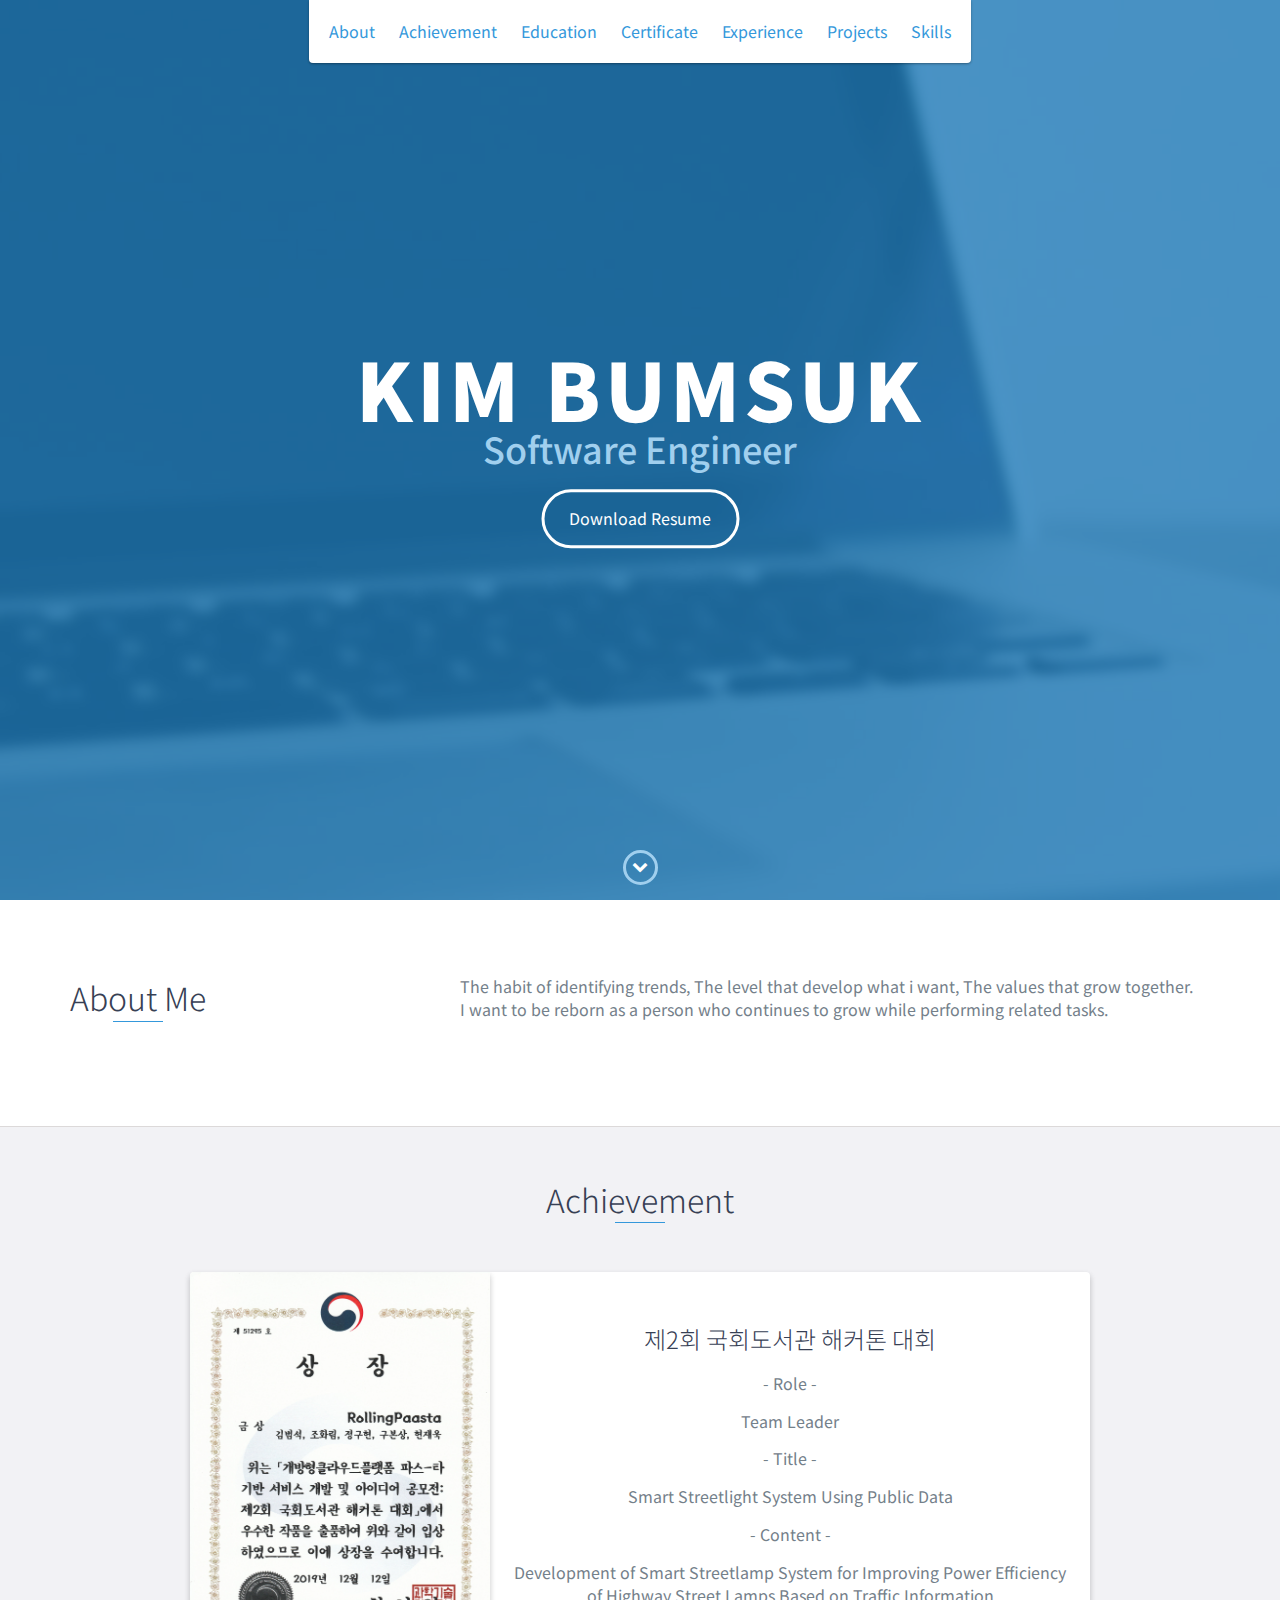
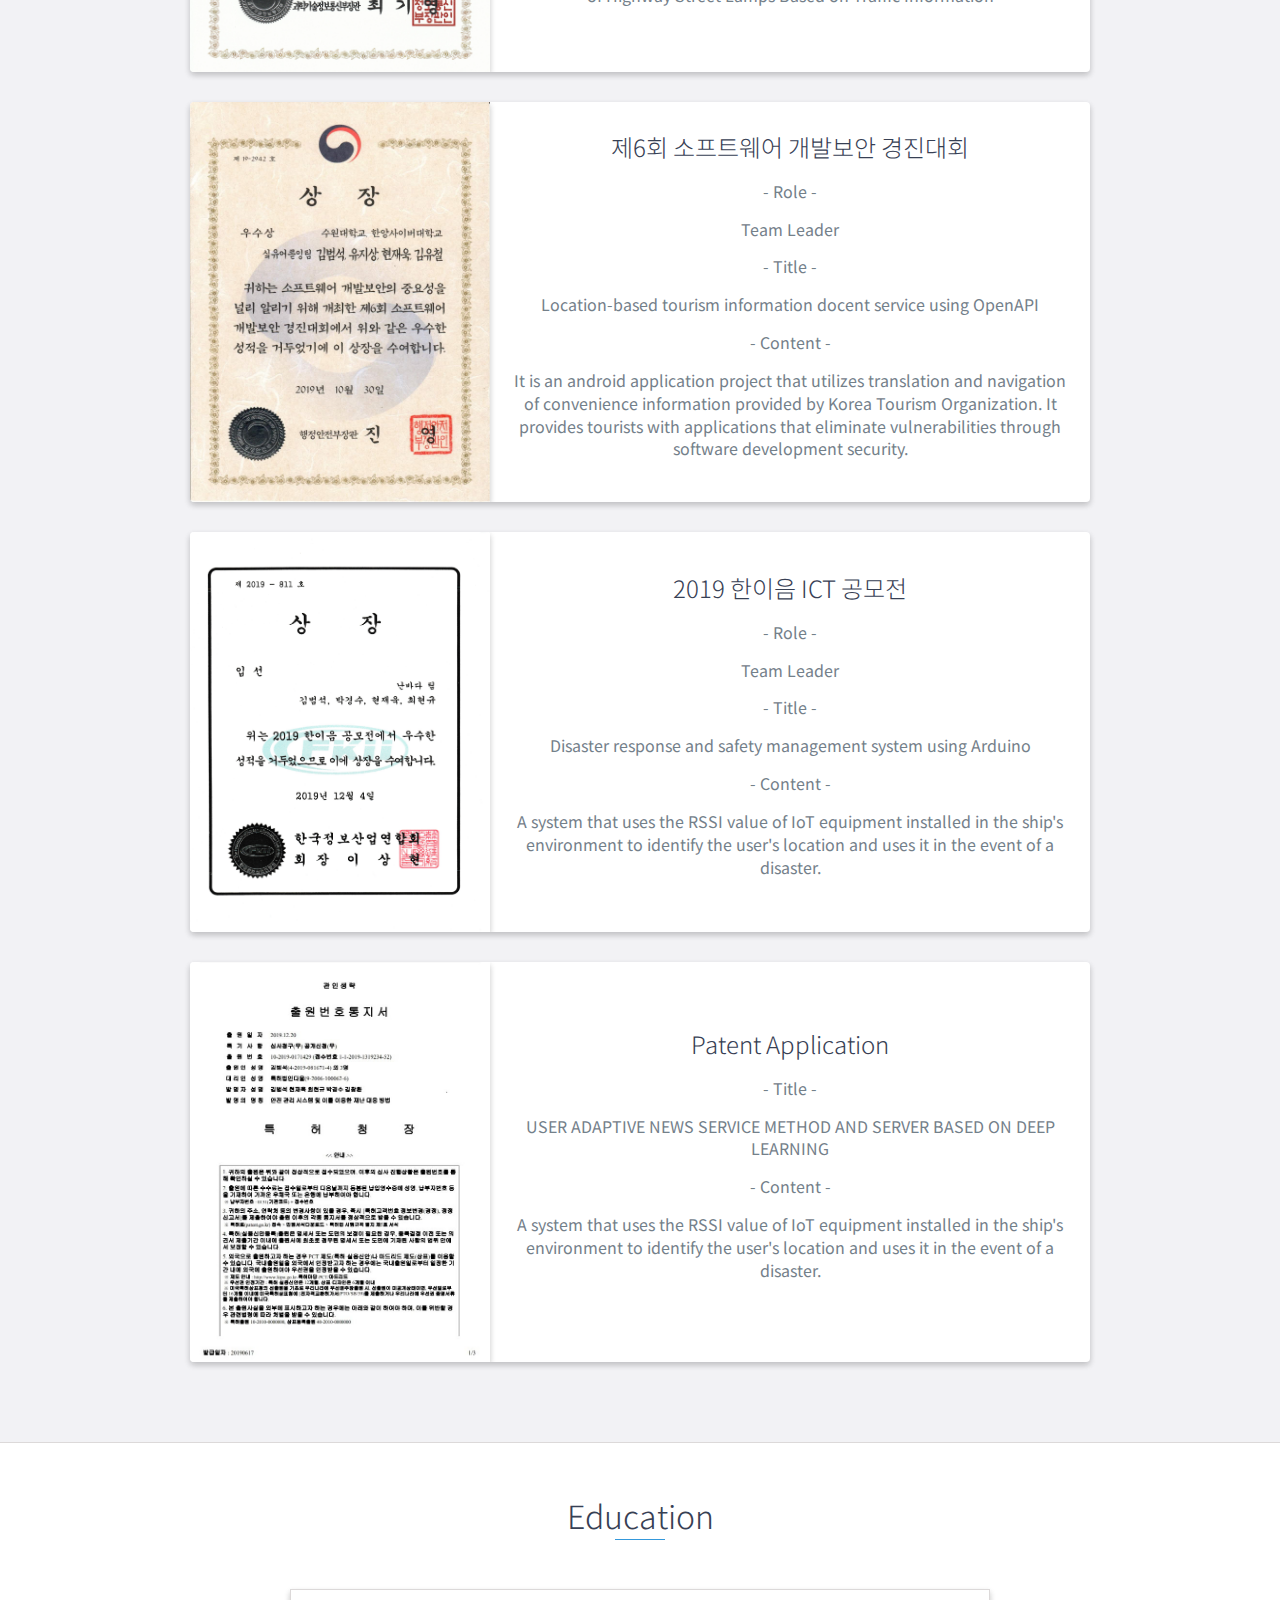
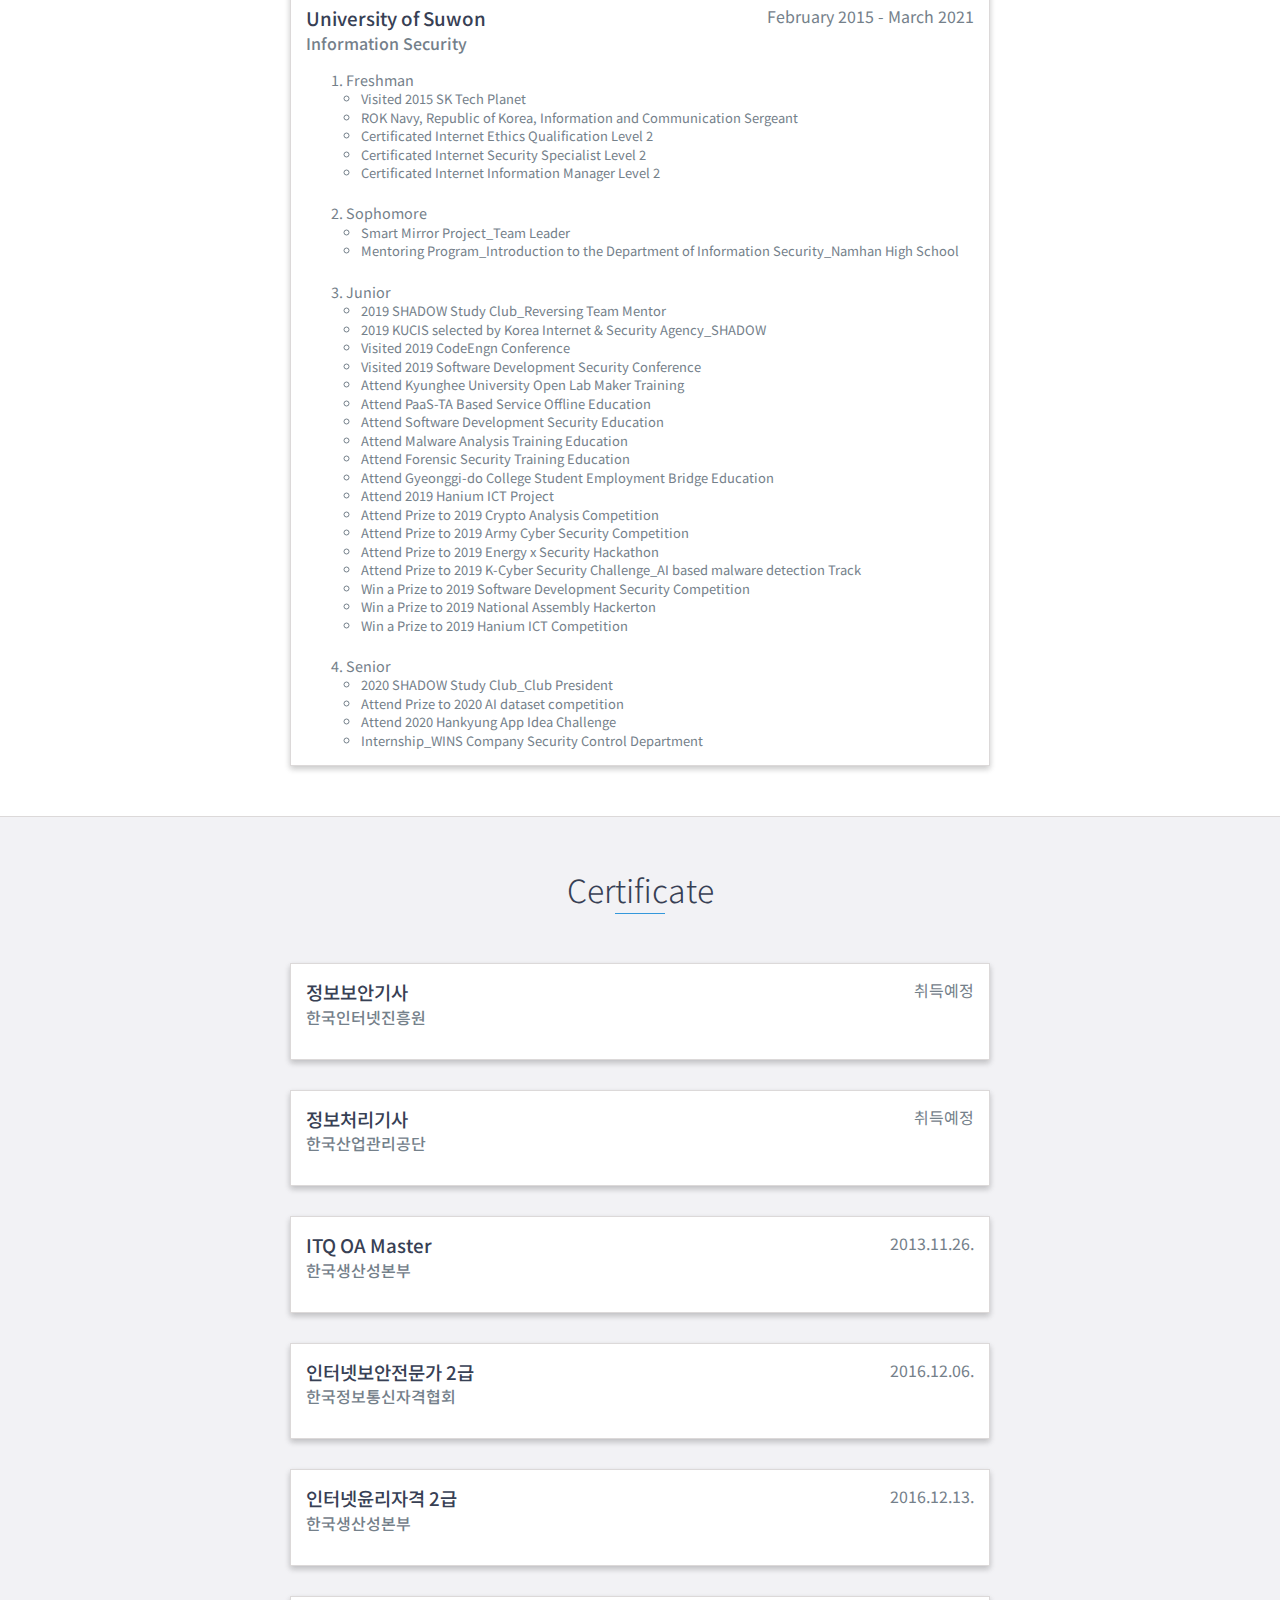
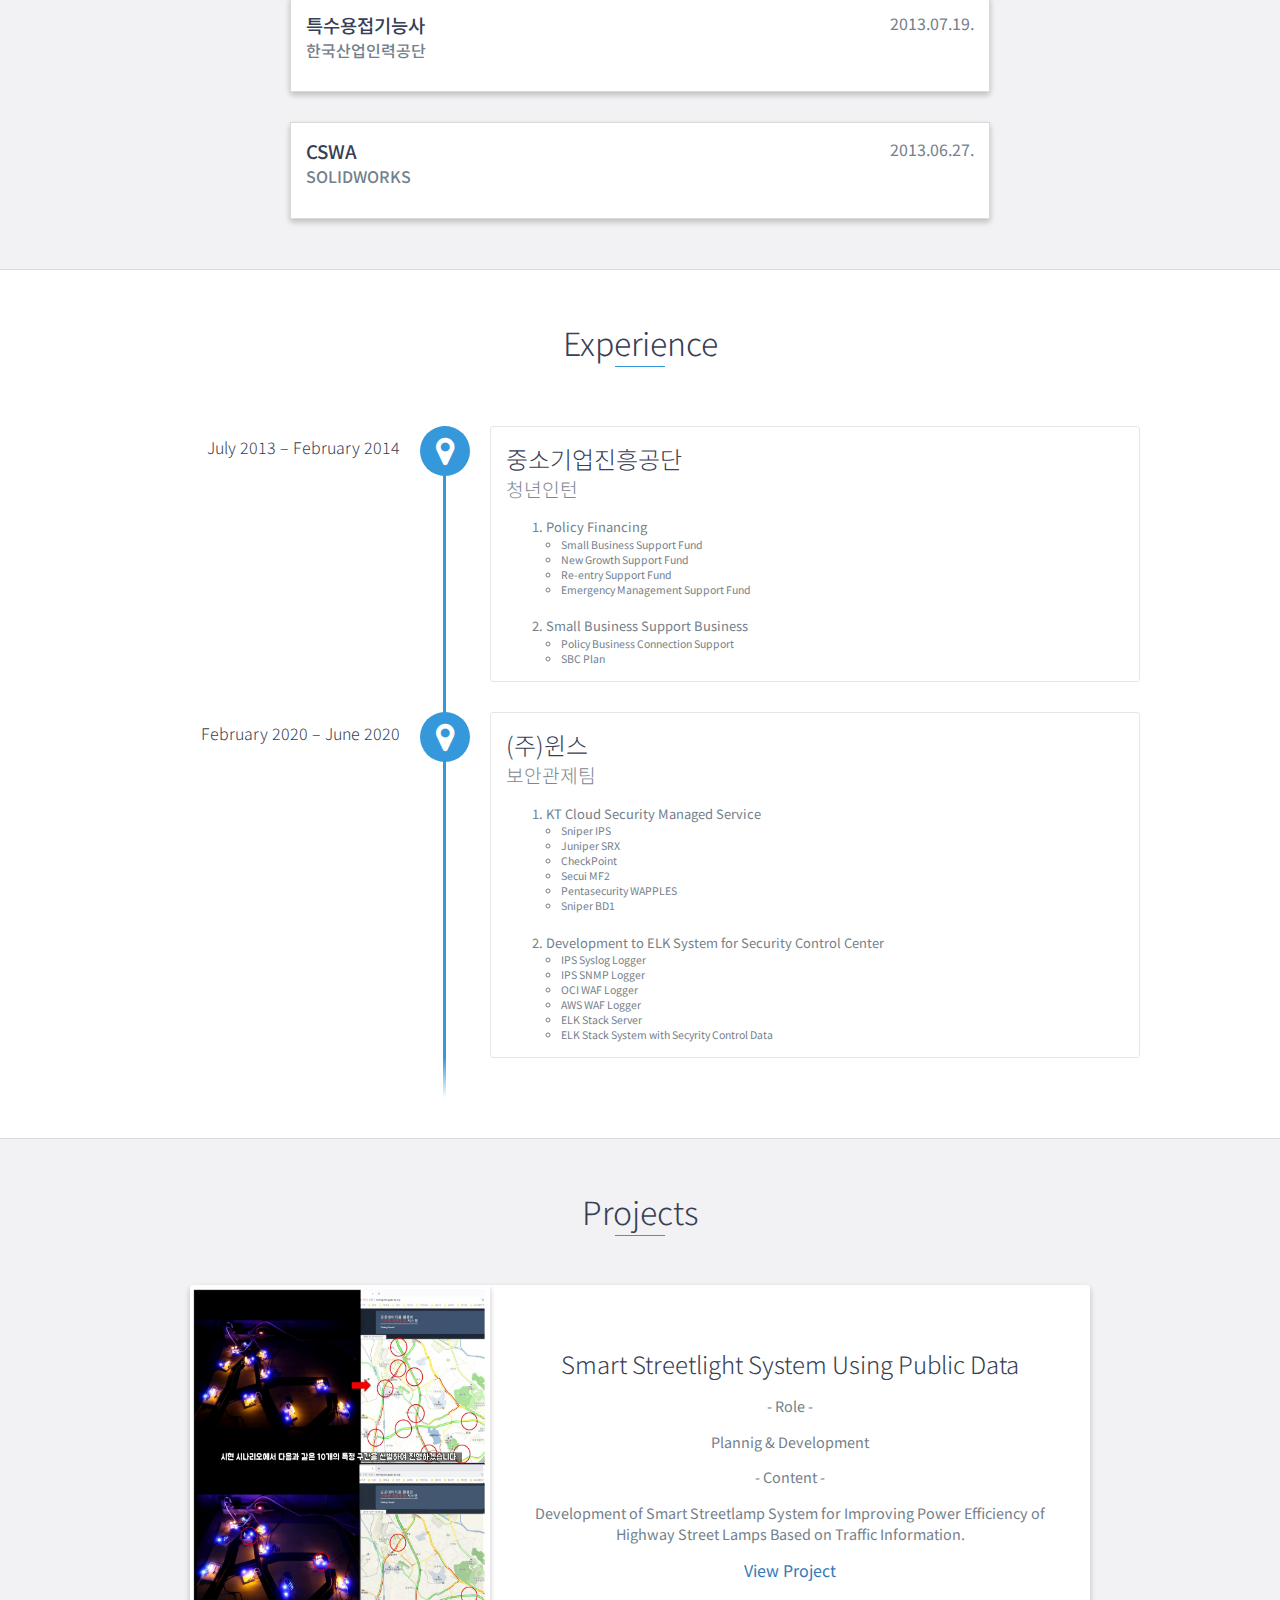
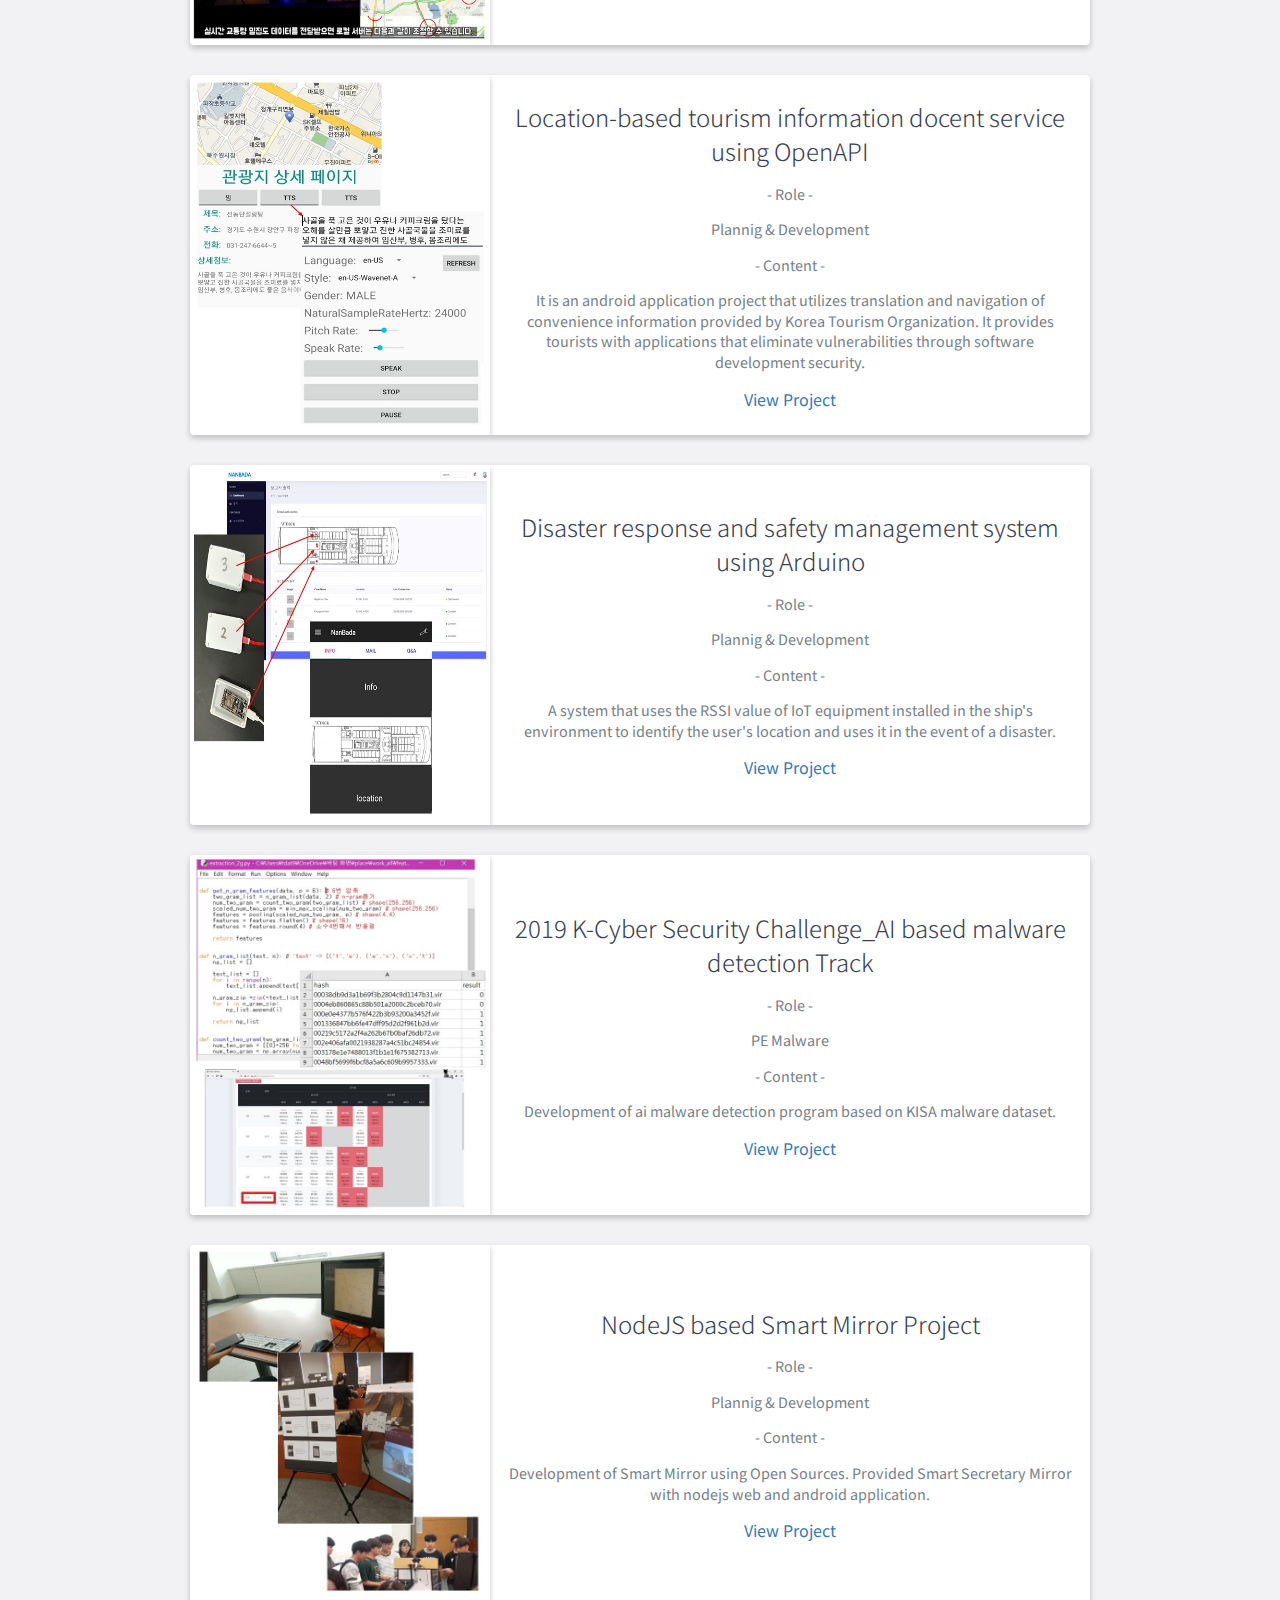
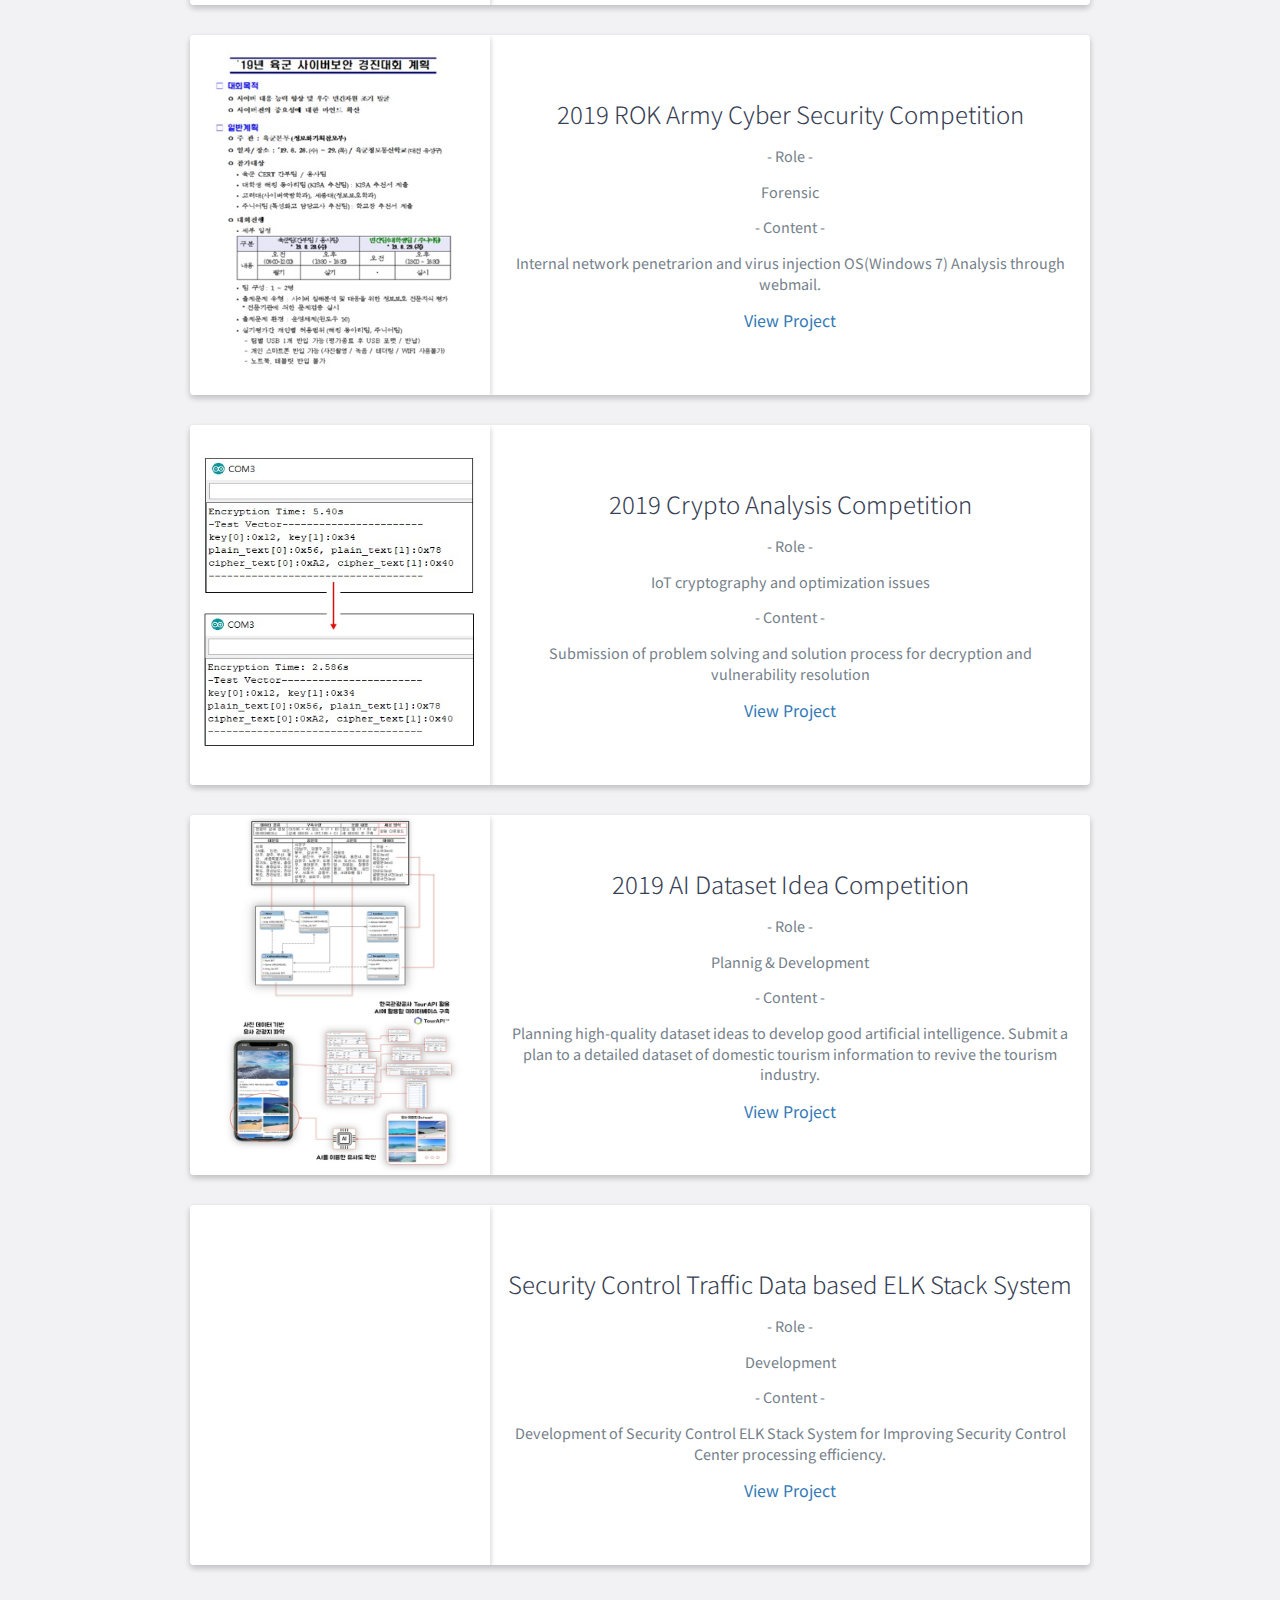
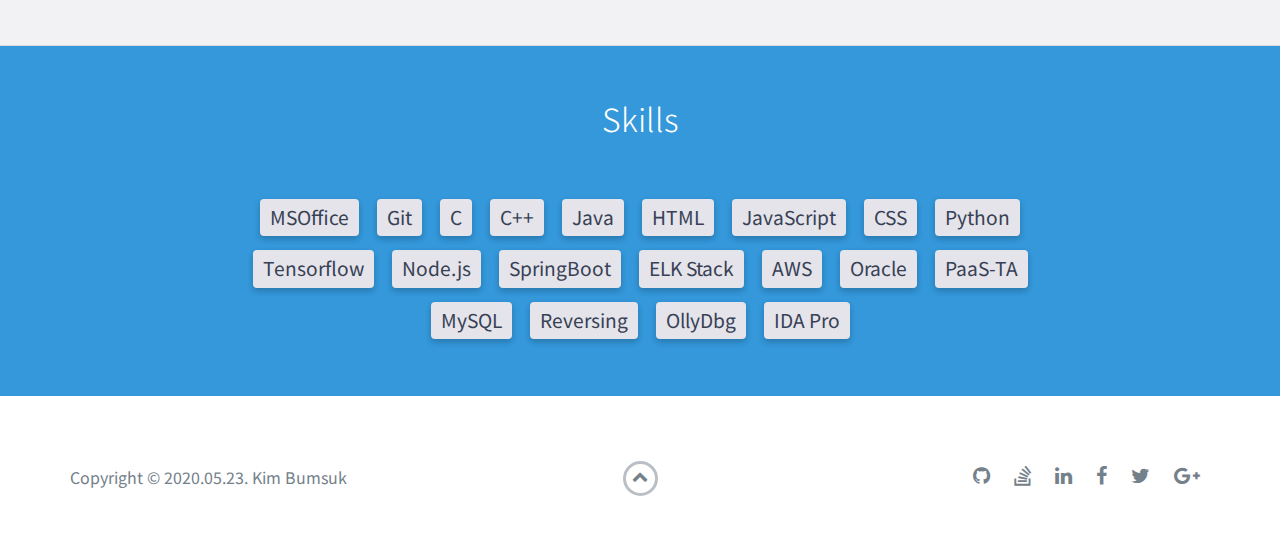
<file: index.html>
<!DOCTYPE html>
<html class="no-js" lang="en">

<head>
    <meta charset="utf-8">
    <meta http-equiv="X-UA-Compatible" content="IE=edge">
    <meta name="viewport" content="width=device-width, initial-scale=1">
    <title>Kim Bumsuk Portfolio</title>
	<link rel="shortcut icon" href="favicon.ico" type="image/x-icon">
	<link rel="icon" href="favicon.ico" type="image/x-icon">
    <link href="https://fonts.googleapis.com/css2?family=Noto+Sans+KR:wght@300;400;700;900&display=swap" rel="stylesheet">
    <link rel="stylesheet" href="libs/font-awesome/css/font-awesome.min.css">
    <link href="css/bootstrap.min.css" rel="stylesheet">
    <link href="css/styles.css" rel="stylesheet">
</head>

<body>
    <div id="mobile-menu-open" class="shadow-large">
        <i class="fa fa-bars" aria-hidden="true"></i>
    </div>
    <!-- End #mobile-menu-toggle -->
    <header>
        <div id="mobile-menu-close">
            <span>Close</span> <i class="fa fa-times" aria-hidden="true"></i>
        </div>
        <ul id="menu" class="shadow">
            <li>
                <a href="#about">About</a>
            </li>
            <li>
                <a href="#achievement">Achievement</a>
            </li>
            <li>
                <a href="#education">Education</a>
            </li>
            <li>
                <a href="#certificate">Certificate</a>
            </li>
            <li>
                <a href="#experience">Experience</a>
            </li>
            <li>
                <a href="#projects">Projects</a>
            </li>
            <li>
                <a href="#skills">Skills</a>
            </li>
        </ul>
    </header>
    <!-- End header -->

    <div id="lead">
        <div id="lead-content">
            <h1>Kim Bumsuk</h1>
            <h2>Software Engineer</h2>
            <a href="#" class="btn-rounded-white">Download Resume</a>
        </div>
        <!-- End #lead-content -->

        <div id="lead-overlay"></div>

        <div id="lead-down">
            <span>
                <i class="fa fa-chevron-down" aria-hidden="true"></i>
            </span>
        </div>
        <!-- End #lead-down -->
    </div>
    <!-- End #lead -->

    <div id="about">
        <div class="container">
            <div class="row">
                <div class="col-md-4">
                    <h2 class="heading">About Me</h2>
                </div>
                <div class="col-md-8">
                    <p>
                        The habit of identifying trends, The level that develop what i want, The values that grow together.
                    </p>
                    <p>
                        I want to be reborn as a person who continues to grow while performing related tasks.
                    </p>
                </div>
            </div>
        </div>
    </div>
    <!-- End #about -->

    <div id="achievement" class="background-alt">
        <h2 class="heading">Achievement</h2>
        <div class="container">
            <div class="row">
                <div class="achievement shadow-large">
                    <img class="achievement-image shadow-large" src="images/achievement/과학기술정보통신부장관상.jpg" />
                    <div class="achievement-info">
                        <h3>제2회 국회도서관 해커톤 대회</h3>
                        <p>- Role -</p> 
                        <p>
                            Team Leader
                        </p>
                        <p>- Title -</p> 
                        <p>
                            Smart Streetlight System Using Public Data
                        </p>
                        <p>- Content -</p> 
                        <p>
                            Development of Smart Streetlamp System for Improving Power Efficiency of Highway Street Lamps Based on Traffic Information
                        </p>
                    </div>
                    <!-- End .achievement-info -->
                </div>
                <!-- End .achievement -->

                <div class="achievement shadow-large">
                    <img class="achievement-image shadow-large" src="images/achievement/행정안전부장관상.png" />
                    <div class="achievement-info">
                        <h3>제6회 소프트웨어 개발보안 경진대회</h3>
                        <p>- Role -</p> 
                        <p>
                            Team Leader
                        </p>
                        <p>- Title -</p> 
                        <p>
                            Location-based tourism information docent service using OpenAPI
                        </p>
                        <p>- Content -</p> 
                        <p>
                            It is an android application project that utilizes translation and navigation of convenience information provided by Korea Tourism Organization. It provides tourists with applications that eliminate vulnerabilities through software development security.
                        </p>
                    </div>
                    <!-- End .achievement-info -->
                </div>
                <!-- End .achievement -->

                <div class="achievement shadow-large">
                    <img class="achievement-image shadow-large" src="images/achievement/한국정보산업연합회장상.jpg" />
                    <div class="achievement-info">
                        <h3>2019 한이음 ICT 공모전</h3>
                        <p>- Role -</p> 
                        <p>
                            Team Leader
                        </p>
                        <p>- Title -</p> 
                        <p>
                            Disaster response and safety management system using Arduino
                        </p>
                        <p>- Content -</p> 
                        <p>
                            A system that uses the RSSI value of IoT equipment installed in the ship's environment to identify the user's location and uses it in the event of a disaster.
                        </p>
                    </div>
                    <!-- End .achievement-info -->
                </div>
                <!-- End .achievement -->

                <div class="achievement shadow-large">
                    <img class="achievement-image shadow-large" src="images/achievement/특허.jpg" />
                    <div class="achievement-info">
                        <h3>Patent Application</h3>
                        <p>- Title -</p> 
                        <p>
                            USER ADAPTIVE NEWS SERVICE METHOD AND SERVER BASED ON DEEP LEARNING
                        </p>
                        <p>- Content -</p> 
                        <p>
                            A system that uses the RSSI value of IoT equipment installed in the ship's environment to identify the user's location and uses it in the event of a disaster.
                        </p>
                    </div>
                    <!-- End .achievement-info -->
                </div>
                <!-- End .achievement -->
            </div>
        </div>
    </div>
    <!-- End #achievement -->

    <div id="education">
        <h2 class="heading">Education</h2>
        
        <div class="education-block shadow-large">
            <h3>University of Suwon</h3>
            <span class="education-date">February 2015 - March 2021</span>
            <h4>Information Security</h4>
            <ol>
                <li>
                    Freshman
                    <ul>
                        <li>
                            Visited 2015 SK Tech Planet
                        </li>
                        <li>
                            ROK Navy, Republic of Korea, Information and Communication Sergeant
                        </li>
                        <li>
                            Certificated Internet Ethics Qualification Level 2
                        </li>
                        <li>
                            Certificated Internet Security Specialist Level 2
                        </li>
                        <li>
                            Certificated Internet Information Manager Level 2
                        </li>
                    </ul>
                </li>
                <br>
                <li>
                    Sophomore
                    <ul>
                        <li>
                            Smart Mirror Project_Team Leader
                        </li>
                        <li>
                            Mentoring Program_Introduction to the Department of Information Security_Namhan High School
                        </li>
                    </ul>
                </li>
                <br>
                <li>
                    Junior
                    <ul>
                        <li>
                            2019 SHADOW Study Club_Reversing Team Mentor
                        </li>
                        <li>
                            2019 KUCIS selected by Korea Internet & Security Agency_SHADOW
                        </li>
                        <li>
                            Visited 2019 CodeEngn Conference
                        </li>
                        <li>
                            Visited 2019 Software Development Security Conference
                        </li>
                        <li>
                            Attend Kyunghee University Open Lab Maker Training
                        </li>
                        <li>
                            Attend PaaS-TA Based Service Offline Education
                        </li>
                        <li>
                            Attend Software Development Security Education
                        </li>
                        <li>
                            Attend Malware Analysis Training Education
                        </li>
                        <li>
                            Attend Forensic Security Training Education
                        </li>
                        <li>
                            Attend Gyeonggi-do College Student Employment Bridge Education
                        </li>
                        <li>
                            Attend 2019 Hanium ICT Project
                        </li>
                        <li>
                            Attend Prize to 2019 Crypto Analysis Competition
                        </li>
                        <li>
                            Attend Prize to 2019 Army Cyber Security Competition
                        </li>
                        <li>
                            Attend Prize to 2019 Energy x Security Hackathon
                        </li>
                        <li>
                            Attend Prize to 2019 K-Cyber Security Challenge_AI based malware detection Track
                        </li>
                        <li>
                            Win a Prize to 2019 Software Development Security Competition
                        </li>
                        <li>
                            Win a Prize to 2019 National Assembly Hackerton
                        </li>
                        <li>
                            Win a Prize to 2019 Hanium ICT Competition
                        </li>
                    </ul>
                </li>
                <br>
                <li>
                    Senior
                    <ul>
                        <li>
                            2020 SHADOW Study Club_Club President
                        </li>
                        <li>
                            Attend Prize to 2020 AI dataset competition
                        </li>
                        <li>
                            Attend 2020 Hankyung App Idea Challenge
                        </li>
                        <li>
                            Internship_WINS Company Security Control Department
                        </li>
                    </ul>
                </li>
            </ol>
        </div>
        <!-- End .education-block -->
    </div>
    <!-- End #education -->

    <div id="certificate" class="background-alt">
        <h2 class="heading">Certificate</h2>
        
        <div class="certificate-block shadow-large">
            <h3>정보보안기사</h3>
            <span class="education-date">취득예정</span>
            <h4>한국인터넷진흥원</h4>
        </div>

        <div class="certificate-block shadow-large">
            <h3>정보처리기사</h3>
            <span class="education-date">취득예정</span>
            <h4>한국산업관리공단</h4>
        </div>

        <div class="certificate-block shadow-large">
            <h3>ITQ OA Master</h3>
            <span class="education-date">2013.11.26.</span>
            <h4>한국생산성본부</h4>
        </div>

        <div class="certificate-block shadow-large">
            <h3>인터넷보안전문가 2급</h3>
            <span class="education-date">2016.12.06.</span>
            <h4>한국정보통신자격협회</h4>
        </div>

        <div class="certificate-block shadow-large">
            <h3>인터넷윤리자격 2급</h3>
            <span class="education-date">2016.12.13.</span>
            <h4>한국생산성본부</h4>
        </div>

        <div class="certificate-block shadow-large">
            <h3>특수용접기능사</h3>
            <span class="education-date">2013.07.19.</span>
            <h4>한국산업인력공단</h4>
        </div>

        <div class="certificate-block shadow-large">
            <h3>CSWA</h3>
            <span class="education-date">2013.06.27.</span>
            <h4>SOLIDWORKS</h4>
        </div>
        <!-- End .education-block -->
    </div>
    <!-- End #education -->

    <div id="experience">
        <h2 class="heading">Experience</h2>
        <div id="experience-timeline">
            <div data-date="July 2013 – February 2014">
                <h3>중소기업진흥공단</h3>
                <h4>청년인턴</h4>
                <ol>
                    <li>
                        Policy Financing
                        <ul>
                            <li>Small Business Support Fund</li>
                            <li>New Growth Support Fund</li>
                            <li>Re-entry Support Fund</li>
                            <li>Emergency Management Support Fund</li>
                        </ul>
                    </li>
                    <br>
                    <li>
                        Small Business Support Business
                        <ul>
                            <li>Policy Business Connection Support</li>
                            <li>SBC Plan</li>
                        </ul>
                    </li>
                </ol>
            </div>

            <div data-date="February 2020 – June 2020">
                <h3>(주)윈스</h3>
                <h4>보안관제팀</h4>
                <ol>
                    <li>
                        KT Cloud Security Managed Service
                        <ul>
                            <li>Sniper IPS</li>
                            <li>Juniper SRX</li>
                            <li>CheckPoint</li>
                            <li>Secui MF2</li>
                            <li>Pentasecurity WAPPLES</li>
                            <li>Sniper BD1</li>
                        </ul>
                    </li>
                    <br>
                    <li>
                        Development to ELK System for Security Control Center
                        <ul>
                            <li>IPS Syslog Logger</li>
                            <li>IPS SNMP Logger</li>
                            <li>OCI WAF Logger</li>
                            <li>AWS WAF Logger</li>
                            <li>ELK Stack Server</li>
                            <li>ELK Stack System with Secyrity Control Data</li>
                        </ul>
                    </li>
                </ol>
            </div>

        </div>
    </div>
    <!-- End #experience -->

    <div id="projects" class="background-alt">
        <h2 class="heading">Projects</h2>
        <div class="container">
            <div class="row">
                <div class="project shadow-large">
                    <img class="project-image shadow-large" src="images/projects/1.jpg"/>
                    <!-- End .project-image -->
                    <div class="project-info">
                        <h3>Smart Streetlight System Using Public Data</h3>
                        <p>- Role -</p> 
                        <p>
                            Plannig & Development
                        </p>
                        <p>- Content -</p> 
                        <p>
                            Development of Smart Streetlamp System for Improving Power Efficiency of Highway Street Lamps Based on Traffic Information.
                        </p>
                        <a href="project/1.html">View Project</a>
                    </div>
                    <!-- End .project-info -->
                </div>
                <!-- End .project -->

                <div class="project shadow-large">
                    <img class="project-image shadow-large" src="images/projects/2.jpg" />
                    <!-- End .project-image -->
                    <div class="project-info">
                        <h3>Location-based tourism information docent service using OpenAPI</h3>
                        <p>- Role -</p> 
                        <p>
                            Plannig & Development
                        </p>
                        <p>- Content -</p> 
                        <p>
                            It is an android application project that utilizes translation and navigation of convenience information provided by Korea Tourism Organization. It provides tourists with applications that eliminate vulnerabilities through software development security.
                        </p>
                        <a href="project/2.html">View Project</a>
                    </div>
                    <!-- End .project-info -->
                </div>
                <!-- End .project -->

                <div class="project shadow-large">
                        <img class="project-image shadow-large" src="images/projects/3.jpg" />
                    <!-- End .project-image -->
                    <div class="project-info">
                        <h3>Disaster response and safety management system using Arduino</h3>
                        <p>- Role -</p> 
                        <p>
                            Plannig & Development
                        </p>
                        <p>- Content -</p> 
                        <p>
                            A system that uses the RSSI value of IoT equipment installed in the ship's environment to identify the user's location and uses it in the event of a disaster.
                        </p>
                        <a href="project/3.html">View Project</a>
                    </div>
                    <!-- End .project-info -->
                </div>
                <!-- End .project -->

                <div class="project shadow-large">
                    <img class="project-image shadow-large" src="images/projects/4.jpg" />
                    <!-- End .project-image -->
                    <div class="project-info">
                        <h3>2019 K-Cyber Security Challenge_AI based malware detection Track</h3>
                        <p>- Role -</p> 
                        <p>
                            PE Malware
                        </p>
                        <p>- Content -</p> 
                        <p>
                            Development of ai malware detection program based on KISA malware dataset.
                        </p>
                        <a href="project/4.html">View Project</a>
                    </div>
                    <!-- End .project-info -->
                </div>
                <!-- End .project -->

                <div class="project shadow-large">
                    <img class="project-image shadow-large" src="images/projects/5.jpg" />
                    <!-- End .project-image -->
                    <div class="project-info">

                        <h3>NodeJS based Smart Mirror Project</h3>
                        <p>- Role -</p> 
                        <p>
                            Plannig & Development
                        </p>
                        <p>- Content -</p> 
                        <p>
                            Development of Smart Mirror using Open Sources. Provided Smart Secretary Mirror with nodejs web and android application.
                        </p>
                        <a href="project/5.html">View Project</a>

                    </div>
                    <!-- End .project-info -->
                </div>
                <!-- End .project -->

                <div class="project shadow-large">
                    <img class="project-image shadow-large" src="images/projects/6.jpg" />
                    <!-- End .project-image -->
                    <div class="project-info">
                        <h3>2019 ROK Army Cyber Security Competition</h3>
                        <p>- Role -</p> 
                        <p>
                            Forensic
                        </p>
                        <p>- Content -</p> 
                        <p>
                            Internal network penetrarion and virus injection OS(Windows 7) Analysis through webmail.
                        </p>
                        <a href="project/6.html">View Project</a>
                    </div>
                    <!-- End .project-info -->
                </div>
                <!-- End .project -->

                <div class="project shadow-large">
                    <img class="project-image shadow-large" src="images/projects/7.jpg" />
                    <!-- End .project-image -->
                    <div class="project-info">
                        <h3>2019 Crypto Analysis Competition</h3>
                        <p>- Role -</p> 
                        <p>
                            IoT cryptography and optimization issues
                        </p>
                        <p>- Content -</p> 
                        <p>
                            Submission of problem solving and solution process for decryption and vulnerability resolution
                        </p>
                        <a href="project/7.html">View Project</a>
                    </div>
                    <!-- End .project-info -->
                </div>
                <!-- End .project -->

                <div class="project shadow-large">
                    <img class="project-image shadow-large" src="images/projects/8.jpg" />
                    <!-- End .project-image -->
                    <div class="project-info">
                        <h3>2019 AI Dataset Idea Competition</h3>
                        <p>- Role -</p> 
                        <p>
                            Plannig & Development
                        </p>
                        <p>- Content -</p> 
                        <p>
                            Planning high-quality dataset ideas to develop good artificial intelligence. Submit a plan to a detailed dataset of domestic tourism information to revive the tourism industry.
                        </p>
                        <a href="project/8.html">View Project</a>
                    </div>
                    <!-- End .project-info -->
                </div>
                <!-- End .project -->

                <div class="project shadow-large">
                    <img class="project-image shadow-large" src="images/projects/9.jpg" />
                    <!-- End .project-image -->
                    <div class="project-info">
                        <h3>Security Control Traffic Data based ELK Stack System</h3>
                        <p>- Role -</p> 
                        <p>
                            Development
                        </p>
                        <p>- Content -</p> 
                        <p>
                            Development of Security Control ELK Stack System for Improving Security Control Center processing efficiency.
                        </p>
                        <!-- <a href="project/9.html">View Project</a> -->
                        <a href="#">View Project</a>
                    </div>
                    <!-- End .project-info -->
                </div>
                <!-- End .project -->
            </div>
        </div>
    </div>
    <!-- End #projects -->

    <div id="skills">
        <h2 class="heading">Skills</h2>
        <ul>
            <li>MSOffice</li>
            <li>Git</li>
            <li>C</li>
            <li>C++</li>
            <li>Java</li>
            <li>HTML</li>
            <li>JavaScript</li>
            <li>CSS</li>
            <li>Python</li>
            <li>Tensorflow</li>
            <li>Node.js</li>
            <li>SpringBoot</li>
            <li>ELK Stack</li>
            <li>AWS</li>
            <li>Oracle</li>
            <li>PaaS-TA</li>
            <li>MySQL</li>
            <li>Reversing</li>
            <li>OllyDbg</li>
            <li>IDA Pro</li>
        </ul>
    </div>
    <!-- End #skills -->

    <footer>
        <div class="container">
            <div class="row">
                <div class="col-sm-5 copyright">
                    <p>
                        Copyright &copy; 2020.05.23. Kim Bumsuk
                    </p>
                </div>
                <div class="col-sm-2 top">
                    <span id="to-top">
                        <i class="fa fa-chevron-up" aria-hidden="true"></i>
                    </span>
                </div>
                <div class="col-sm-5 social">
                    <ul>
                        <li>
                            <a href="https://github.com/ssg02138" target="_blank"><i class="fa fa-github" aria-hidden="true"></i></a>
                        </li>
                        <li>
                            <a href="https://stackoverflow.com/" target="_blank"><i class="fa fa-stack-overflow" aria-hidden="true"></i></a>
                        </li>
                        <li>
                            <a href="https://linkedin.com/" target="_blank"><i class="fa fa-linkedin" aria-hidden="true"></i></a>
                        </li>
                        <li>
                            <a href="https://www.facebook.com/" target="_blank"><i class="fa fa-facebook" aria-hidden="true"></i></a>
                        </li>
                        <li>
                            <a href="https://twitter.com/" target="_blank"><i class="fa fa-twitter" aria-hidden="true"></i></a>
                        </li>
                        <li>
                            <a href="https://plus.google.com/" target="_blank"><i class="fa fa-google-plus" aria-hidden="true"></i></a>
                        </li>
                    </ul>
                </div>
            </div>
        </div>
    </footer>
    <!-- End footer -->

    <script src="https://ajax.googleapis.com/ajax/libs/jquery/1.12.4/jquery.min.js"></script>
    <script src="js/scripts.js"></script>
</body>

</html>
</file>
<file: css/styles.css>
/*!
    Title: Dev Portfolio CSS Template
    Version: 1.0.0
    Last Change: 2020/05/30
    Author: Kim Bumsuk

    Description: css template for portfolio
*/
body{
	font-family: 'Noto Sans KR', sans-serif;
	font-size:16px
	
}
body.active{
	overflow:hidden;
	z-index:-1
}
.no-js #experience-timeline>
div{
	background:#fff;
	padding:10px;
	margin-bottom:10px;
	border:1px solid #dcd9d9
}
.no-js #experience-timeline>
div h3{
	font-size:1.5em;
	font-weight:300;
	color:#374054;
	display:inline-block;
	margin:0
}
.no-js #experience-timeline>
div h4{
	font-size:1.2em;
	font-weight:300;
	color:#7e8890;margin:0 0 15px 0
}
.no-js #experience-timeline>
div p{
	color:#74808a;
	font-size:0.9em;
	margin:0
}
.no-js #experience-timeline:before,.no-js #experience-timeline:after{
	content:none
}
@keyframes dropHeader{
	0%{
		transform:translateY(-100%)
	}
	100%{
		transform:translateY(0)
		}
}
header{
	position:absolute;
	top:0;
	left:0;
	right:0;
	text-align:center;
	z-index:10;
	animation-name:dropHeader;
	animation-iteration-count:1;
	animation-timing-function:ease;
	animation-duration:0.75s
}
header ul{
	display:inline-block;
	background:#fff;
	text-align:center;
	padding:10px;
	margin:0;
	border-bottom-right-radius:4px;
	border-bottom-left-radius:4px
}
header li{
	display:inline-block
}
header a{
	display:block;
	color:#3498db;
	padding:10px
}
header a:hover{
	color:#217dbb;
	text-decoration:none;
	background:#eee;
	border-radius:4px
}
header a:focus{
	color:#3498db;
	text-decoration:none
}
header.active{
	display:block
}
header.sticky{
	position:fixed;
	z-index:999
}
#menu.active{
	display:block
}
#mobile-menu-open{
	display:none;
	cursor:pointer;
	position:fixed;
	right:15px;
	top:10px;
	color:#3498db;
	font-size:1.5em;
	z-index:20;
	padding:0 7px;
	border-radius:4px;
	background:#fff
}
#mobile-menu-close{
	display:none;
	text-align:right;
	width:100%;
	background:#fff;
	font-size:1.5em;
	padding-right:15px;
	padding-top:10px;
	cursor:pointer;
	color:#3498db
}
#mobile-menu-close span{
	font-size:0.5em;
	text-transform:uppercase
}
#mobile-menu-close 
	i{
	vertical-align:middle
	}
	footer{
		padding:50px 0
	}
.copyright{
	padding-top:20px
}
.copyright p{
	margin:0;
	color:#74808a
}
.top{
	text-align:center
}
.top span{
	cursor:pointer;
	display:block;
	margin:15px auto 0 auto;
	width:35px;
	height:35px;
	border-radius:50%;
	border:3px solid #b9bfc4;
	text-align:center
}
.top i{
	color:#74808a
}
.social{
	text-align:right
}
.social ul{
	margin:5px 0 0 0;
	padding:0
}
.social li{
	display:inline-block;
	font-size:1.25em;
	list-style:none
}
.social a{
	display:block;
	color:#74808a;
	padding:10px
}
.social a:hover{
	color:#3498db
}
.btn-rounded-white{
	display:inline-block;
	color:#fff;
	padding:15px 25px;
	border:3px solid #fff;
	border-radius:30px;
	transition:.5s ease all
}
.btn-rounded-white:hover{
	color:#3498db;
	background:#fff;
	text-decoration:none
}
.shadow{
	box-shadow:0 1px 3px rgba(0,0,0,0.12),0 1px 2px rgba(0,0,0,0.24)
}
.shadow-large{
	box-shadow:0 3px 6px rgba(0,0,0,0.08),0 3px 6px rgba(0,0,0,0.15)
}
.heading{
	position:relative;
	display:inline-block;
	font-size:2em;
	font-weight:300;
	margin:0 0 30px 0
}
.heading:after{
	position:absolute;
	content:'';top:100%;
	height:1px;
	width:50px;
	left:0;
	right:0;
	margin:0 auto;
	background:#3498db
}
.background-alt{
	background:#f2f2f5
}
#lead{
	position:relative;
	height:100vh;
	min-height:500px;
	max-height:1080px;
	background:url(../images/lead-bg.jpg);
	background-size:cover;
	padding:15px;
	overflow:hidden
}
#lead-content{
	position:absolute;
	z-index:10;
	top:50%;
	left:50%;
	transform:translate(-50%, -50%);
	text-align:center
}
#lead-content h1,#lead-content h2{
	margin:0
}
#lead-content h1{
	color:#fff;
	font-weight:900;
	font-size:5em;
	text-transform:uppercase;
	letter-spacing:0.05em;
	line-height:0.9em
}
#lead-content h2{
	color:#a0cfee;
	font-weight:500;
	font-size:2.25em;
	margin-bottom:15px
}
#lead-overlay{
	position:absolute;
	height:100%;
	width:100%;
	top:0;right:0;bottom:0;left:0;
	background:rgba(33,125,187,0.8);
	z-index:1
}
#lead-down{
	position:absolute;
	left:0;
	right:0;
	width:100%;
	text-align:center;
	z-index:10;
	bottom:15px;
	color:#fff
}
#lead-down span{
	cursor:pointer;
	display:block;
	margin:0 auto;
	width:35px;
	height:35px;
	border-radius:50%;
	border:3px solid #a0cfee;
	text-align:center
}
#lead-down i{
	animation:pulsate 1.5s ease;
	animation-iteration-count:infinite;
	padding-top:5px
}
@keyframes pulsate{
	0%{
		transform:scale(1, 1)
	}
	50%{
		transform:scale(1.2, 1.2)
	}
	100%{
		transform:scale(1, 1)
	}
}
#about{
	padding:75px 15px;
	border-bottom:1px solid #dcd9d9
}
#about h2{
	color:#374054
}
#about p{
	color:#74808a;
	margin:0
}
#experience{
	padding:50px 15px;
	text-align:center;
	border-bottom:1px solid #dcd9d9
}
#experience h2{
	color:#374054
}
#experience-timeline{
	margin:30px auto 0 auto;
	position:relative;
	max-width:1000px
}
#experience-timeline:before{
	position:absolute;
	content:'';
	op:0;
	bottom:0;
	left:303px;
	right:auto;
	height:100%;
	width:3px;
	background:#3498db;
	z-index:0
}
#experience-timeline:after{
	position:absolute;
	content:'';
	width:3px;
	height:40px;
	background:#3498db;
	background:linear-gradient(to bottom, #3498db, rgba(52,152,219,0));
	top:100%;
	left:303px
}
#experience-timeline ul,#experience-timeline ol,#experience-timeline li{
	margin:0;
	color:#74808a;
	font-size:0.9em
	
}
#experience-timeline ul{
	padding:0 0 0 15px
}
.vtimeline-content{
	margin-left:350px;
	background:#fff;
	border:1px solid #e6e6e6;
	padding:15px;
	border-radius:3px;
	text-align:left
}
.vtimeline-content h3{
	font-size:1.5em;
	font-weight:300;
	color:#374054;
	display:inline-block;
	margin:0
}
.vtimeline-content h4{
	font-size:1.2em;
	font-weight:300;
	color:#7e8890;
	margin:0 0 15px 0
}
.vtimeline-content p{
	color:#74808a;
	font-size:0.9em;
	margin:0
}
.vtimeline-point{
	position:relative;
	display:block;
	vertical-align:top;
	margin-bottom:30px
}
.vtimeline-icon{
	position:relative;
	color:#fff;
	width:50px;
	height:50px;
	background:#3498db;
	border-radius:50%;
	float:left;
	z-index:99;
	margin-left:280px
}
.vtimeline-icon i{
	display:block;
	font-size:2em;
	margin-top:10px
}
.vtimeline-date{
	width:260px;
	text-align:right;
	position:absolute;
	left:0;
	top:10px;
	font-weight:300;
	color:#374054
}
#achievement{
	padding:50px 15px;
	border-bottom:1px solid #dcd9d9;
	text-align:center
}
#achievement h2{
	color:#374054;
	margin-bottom:50px
}
.achievement{
	position:relative;
	max-width:900px;
	margin:0 auto 30px auto;
	overflow:hidden;
	background:#fff;
	border-radius:4px
}
.achievement-image{
	background-size: 150px;
	width: 300px;
	height: 400px;
    resize: both;
    float:left
}
.achievement-info{
	position:absolute;
	top:50%;
	transform:translateY(-50%);
	margin-left:300px;
	padding:15px
}
.achievement-info h3{
	font-size:1.5em;
	font-weight:300;
	color:#374054;
	margin:0 0 15px 0
}
.achievement-info p{
	color:#74808a;
	margin:0 0 15px 0;
	font-size:1em;
	
}
.no-image .achievement-info{
	position:relative;
	margin:0;padding:30px 15px;
	transform:none
}
#more-achievement{
	display:none
}
#education{
	padding:50px 15px 20px 15px;
	border-bottom:1px solid #dcd9d9;
	text-align:center
}
#education h2{
	color:#374054;
	margin-bottom:50px
}
.education-block{
	background:#fff;
	max-width:700px;
	margin:0 auto 30px auto;
	padding:15px;
	border:1px solid #dcd9d9;
	text-align:left
}
.education-block h3{
	font-weight:500;
	float:left;
	margin:0;
	color:#374054
}
.education-block span{
	color:#74808a;
	float:right
}
.education-block h4{
	color:#74808a;
	clear:both;
	font-weight:500;
	margin:0 0 15px 0
}
.education-block p,.education-block ul,.education-block ol{
	margin:0;
	color:#74808a;
	font-size:0.9em
}
.education-block ul{
	padding:0 0 0 15px
}
#certificate{
	padding:50px 15px 20px 15px;
	border-bottom:1px solid #dcd9d9;
	text-align:center
}
#certificate h2{
	color:#374054;
	margin-bottom:50px
}
.certificate-block{
	background:#fff;
	max-width:700px;
	margin:0 auto 30px auto;
	padding:15px;
	border:1px solid #dcd9d9;
	text-align:left
}
.certificate-block h3{
	font-weight:500;
	float:left;
	margin:0;
	color:#374054
}
.certificate-block span{
	color:#74808a;
	float:right
}
.certificate-block h4{
	color:#74808a;
	clear:both;
	font-weight:500;
	margin:0 0 15px 0
}
.certificate-block p,.certificate-block ul{
	margin:0;
	color:#74808a;
	font-size:0.9em
}
.certificate-block ul{
	padding:0 0 0 15px
}
#projects{
	padding:50px 15px;
	border-bottom:1px solid #dcd9d9;
	text-align:center
}
#projects h2{
	color:#374054;
	margin-bottom:50px
}
.project{
	position:relative;
	max-width:900px;
	margin:0 auto 30px auto;
	overflow:hidden;
	background:#fff;
	border-radius:4px
}
.project-image{
	background-size: 150px;
	width: 300px;
	height: 360px;
    resize: both;
    float:left
}
.project-image img{
	background-size: 150px;
	width: 300px;
	height: 360px;
    resize: both;
    float:left
}
.project-info{
	position:absolute;
	top:50%;
	transform:translateY(-50%);
	margin-left:300px;
	padding:15px
}
.project-info h3{
	font-size:1.5em;
	font-weight:300;
	color:#374054;
	margin:0 0 15px 0
}
.project-info p{
	color:#74808a;
	margin:0 0 15px 0;
	font-size:0.9em
}
.no-image .project-info{
	position:relative;
	margin:0;
	padding:30px 15px;
	transform:none
}
#more-projects{display:none}
#skills{
	padding:50px 15px;
	background:#3498db;
	text-align:center
}
#skills h2{
	color:#fff;
	margin-bottom:50px
}
#skills ul{
	display:block;
	margin:0 auto;
	padding:0;
	max-width:800px
}
#skills li{
	display:inline-block;
	box-shadow:0 3px 6px rgba(0,0,0,0.08),0 3px 6px rgba(0,0,0,0.15);
	border-radius:4px;
	margin:7px;
	padding:5px 10px;
	color:#374054;
	background:#e4e4ea;
	list-style:none;
	cursor:default;
	font-size:1.2em
}
.optional-section{
	padding:50px 15px;
	text-align:center;
	border-top:1px solid #dcd9d9
}
.optional-section h2{
	color:#374054
}
.optional-section-block{
	max-width:700px;
	margin:0 auto 30px auto;
	padding:15px;
	border:1px solid #dcd9d9;
	background:#fff;
	text-align:left
}
.optional-section-block h3{
	font-weight:500;
	margin:0 0 15px 0;
	color:#374054
}
.optional-section-block h4{
	color:#74808a;
	clear:both;
	font-weight:500;
	margin:0 0 15px 0
}
.optional-section-block p,.optional-section-block ul{
	margin:0 0 15px 0;
	color:#74808a;
	font-size:0.9em
}
.optional-section-block ul{
	padding:0 0 0 15px
}
@media only screen and (max-width: 750px){
	#experience-timeline:before,#experience-timeline:after{
		left:23px
	}
	.vtimeline-date{
		width:auto;
		text-align:left;
		position:relative;
		margin-bottom:15px;
		display:block;
		margin-left:70px
	}
	.vtimeline-icon{
		margin-left:0
	}
	.vtimeline-content{
		margin-left:70px
	}
}
@media only screen and (max-width: 992px){
	#lead{
		height:auto;
		min-height:auto;
		max-height:auto;
		padding:100px 15px
	}
	#lead-content{
		position:relative;
		transform:none;left:
		auto;
		top:auto
	}
	#lead-content h1{
		font-size:3em
	}
	#lead-content h2{f
		ont-size:1.75em
	}
	#about{
		text-align:center
	}
	#about p{
		text-align:left
	}
}
@media only screen and (max-width: 768px){
	header{
		position:fixed;
		display:none;
		z-index:999;
		animation:none;
		bottom:0;
		height:100%
	}
	#mobile-menu-open,#mobile-menu-close{
		display:block
	}
	#menu{
		height:100%;
		overflow-y:auto;
		box-shadow:none;
		border-radius:0;
		width:100%
	}
	#menu li{
		display:block;
		margin-bottom:10px
	}
	#lead-content h1{
		font-size:2em
	}
	#lead-content h2{
		font-size:1.3em
	}
	#lead-content a{
		padding:10px 20px
	}
	#lead-down{
		display:none
	}
	.education-block h3,.education-block span{
		float:none
	}
	.project-image{
		display:none
	}
	.project-info{
		position:relative;
		margin:0;
		padding:30px 15px;
		top:auto;
		transform:none
	}
	footer{
		text-align:center
	}
	.social{
		text-align:center
	}
}
@media only screen and (max-width: 480px){
	#lead-content h1{
		font-size:1.5em
	}
	#lead-content h2{
		font-size:1em
	}
	#lead-content a{
		font-size:0.9em;
		padding:5px 10px
	}
	.achievement-image{
		width: 10px;
		height: 20px;
	    float:left
	}
}
</file>
